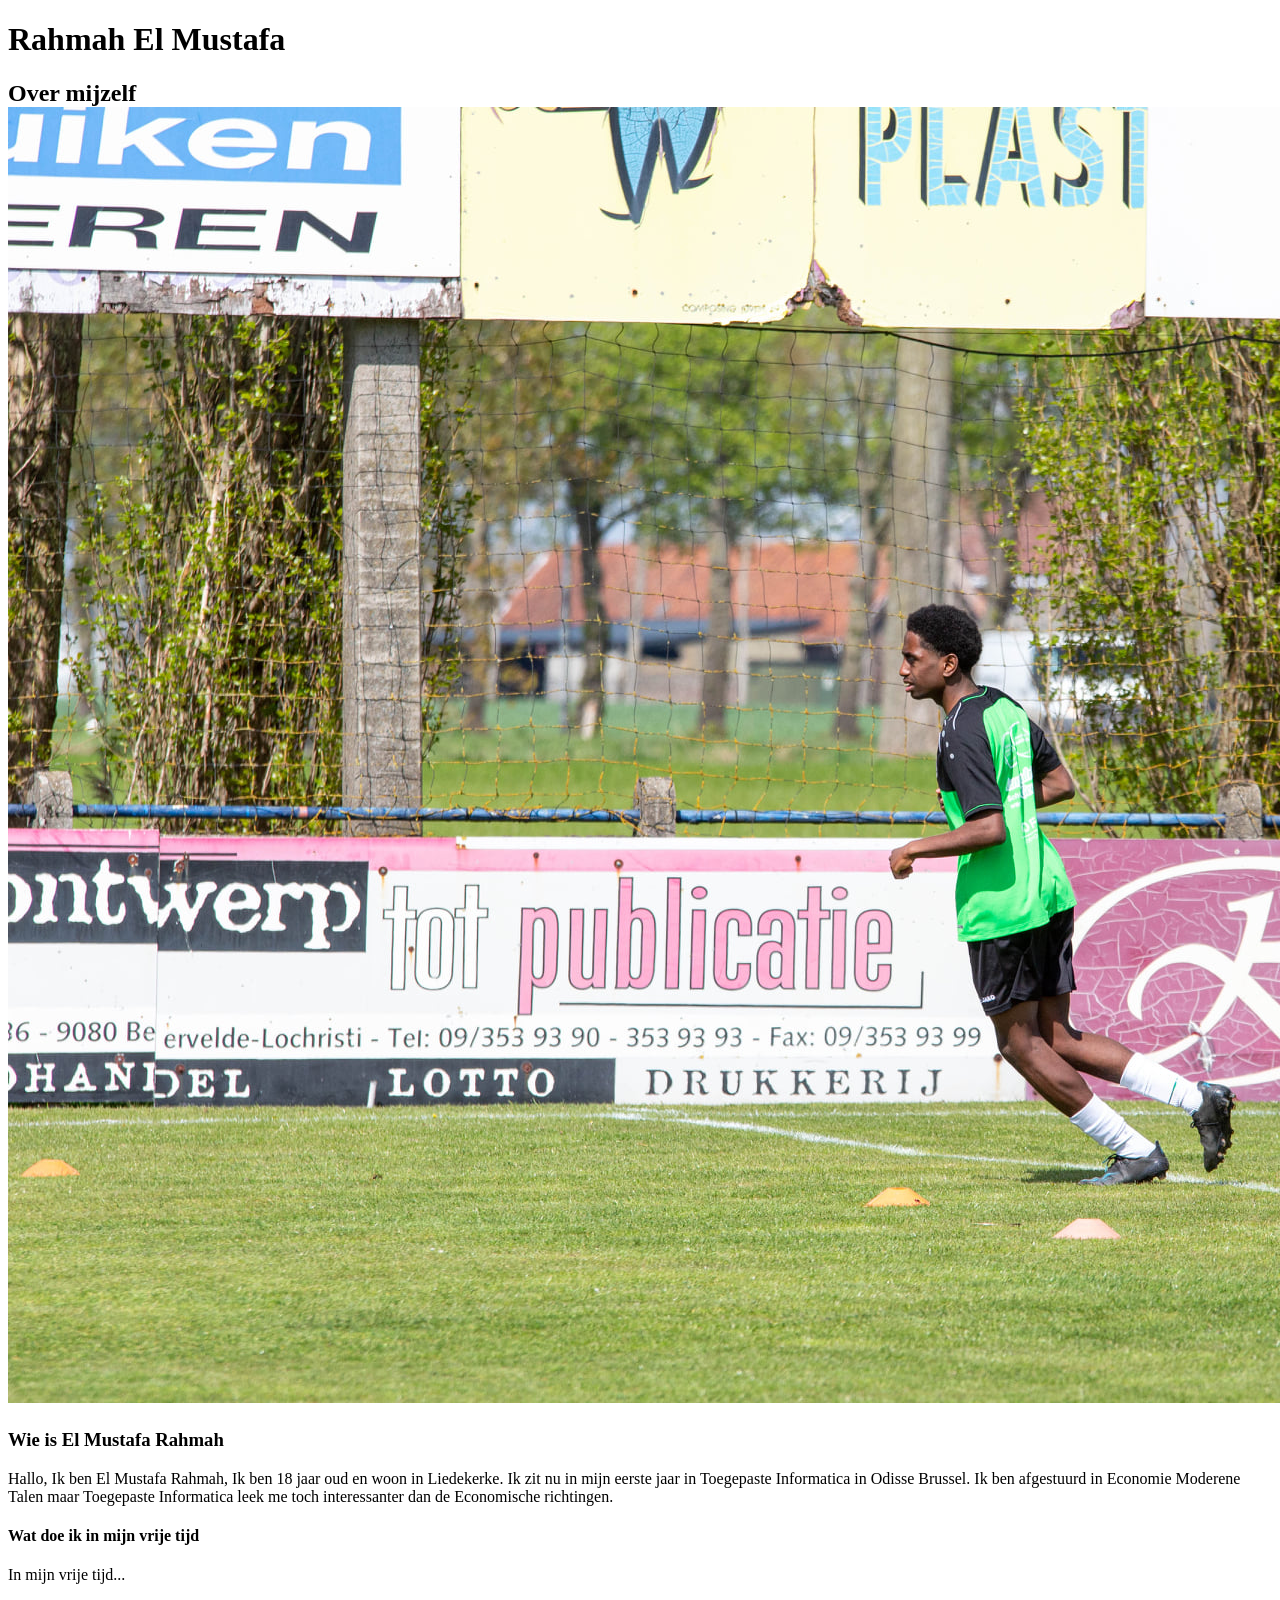
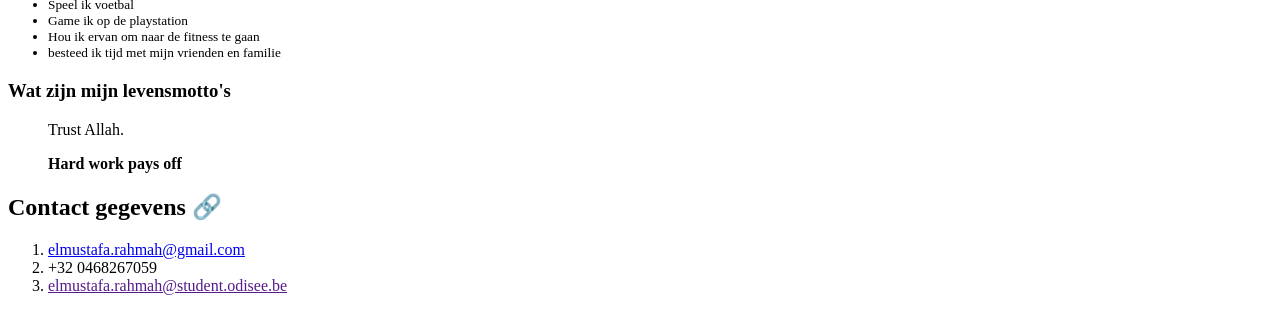
<file: index.html>
<!DOCTYPE html>
<html lang="en">

<head>
	<meta charset="UTF-8">
	<meta http-equiv="X-UA-Compatible" content="IE=edge">
	<meta name="viewport" content="width=device-width, initial-scale=1.0">
	<title>Document</title>
</head>

<body>
	<h1>Rahmah El Mustafa</h1>
	<h2>Over mijzelf
		<img src="img/voetbal foto.jpg" alt="">

<h3> Wie is El Mustafa Rahmah</h3>
<p>
	Hallo, Ik ben El Mustafa Rahmah, Ik ben 18 jaar oud en woon in Liedekerke. Ik zit nu in mijn eerste jaar in Toegepaste Informatica in Odisse Brussel. Ik ben afgestuurd in Economie Moderene Talen maar Toegepaste Informatica leek me toch interessanter dan de Economische richtingen. 
</p> 
 
<P>
	<H4>Wat doe ik in mijn vrije tijd</H4>
	In mijn vrije tijd...

	<small>
		<ul>
		<li>Speel ik voetbal</li>
		<li>Game ik op de playstation</li>
		<li>Hou ik ervan om naar de fitness te gaan</li>
		<li>besteed ik tijd met mijn vrienden en familie</li>
		</ul>
	</small>
</P>

<p>
<h3>Wat zijn mijn levensmotto's</H3>
<BLOckquote>Trust Allah.</BLOckquote><blockquote><strong>Hard work pays off</strong></blockquote>
</p>
<p>
	<H2>Contact gegevens  &#128279</H2>
	<ol>
		<li><a href="mailto:...">elmustafa.rahmah@gmail.com</a></li>
		<li>+32 0468267059</li>
		<li><a href="">elmustafa.rahmah@student.odisee.be</a></li>
		
	</ol>
</p>

</body>

</html>
</file>
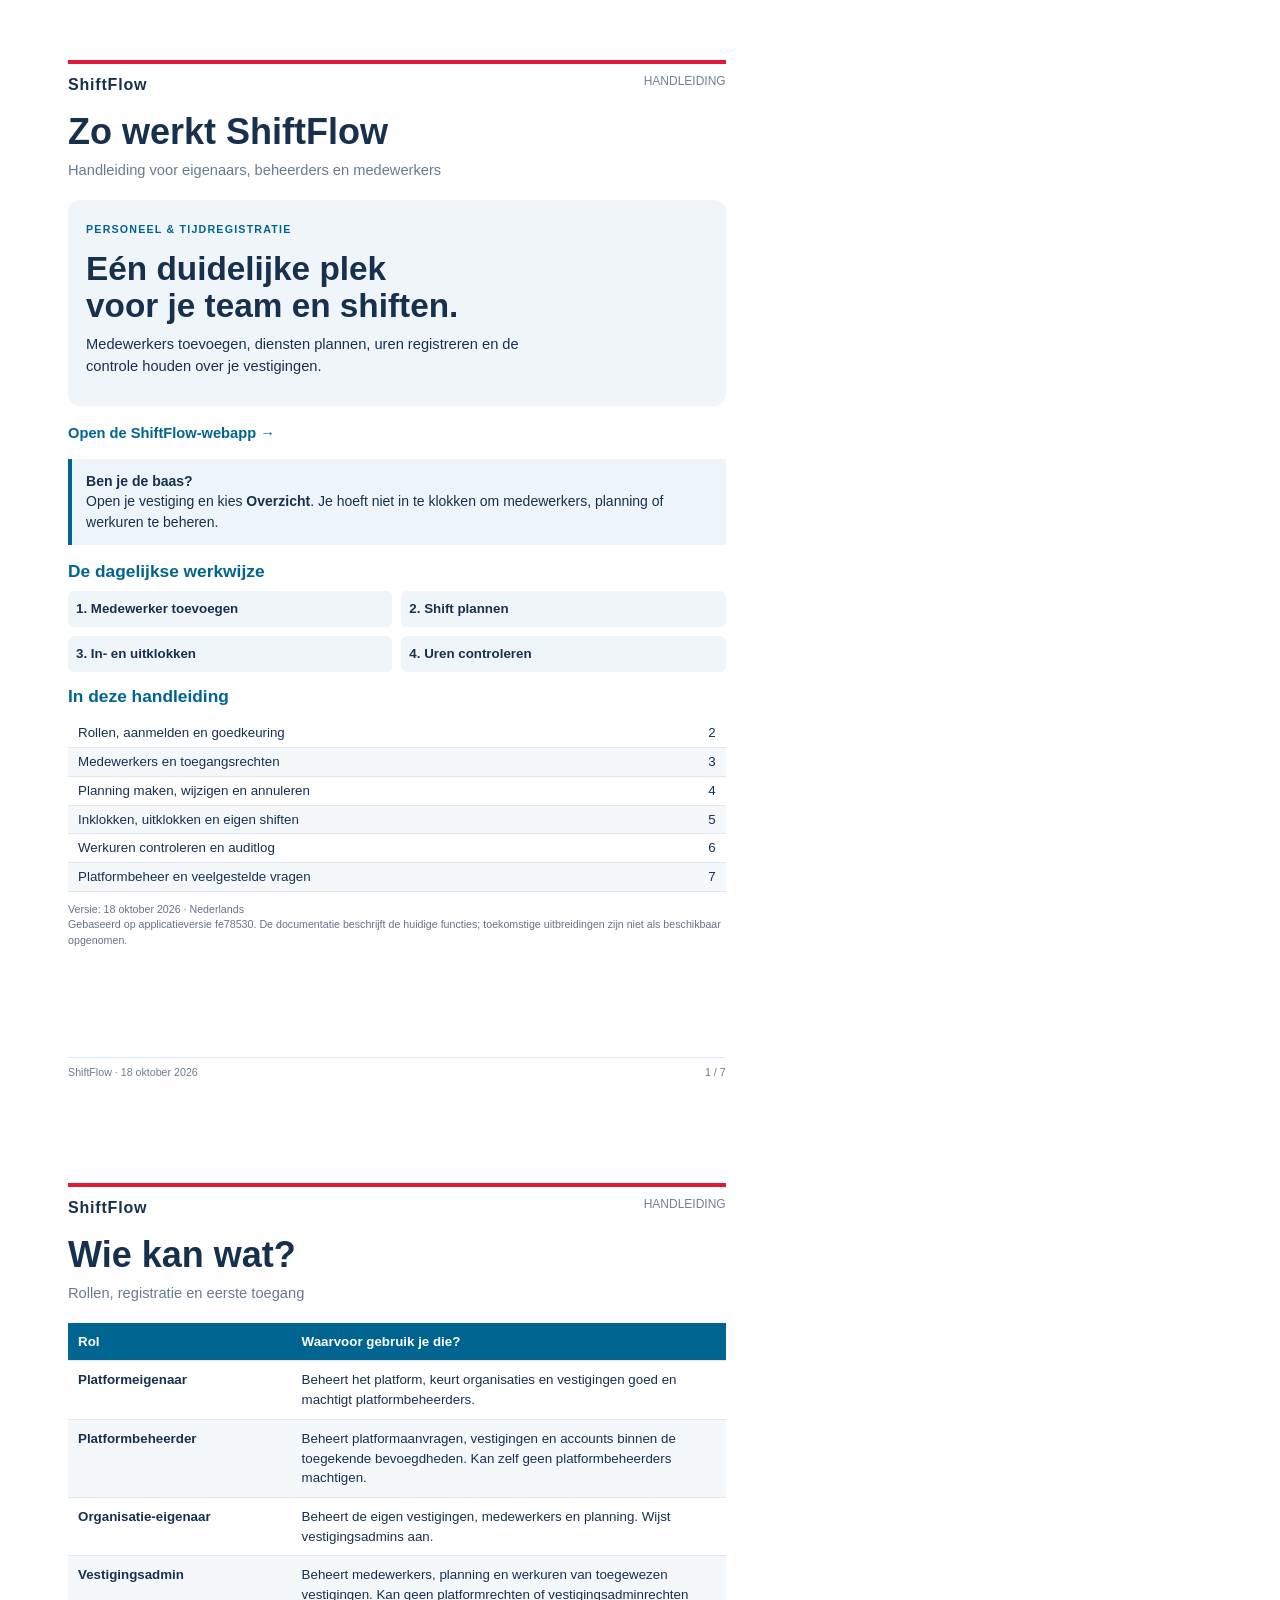
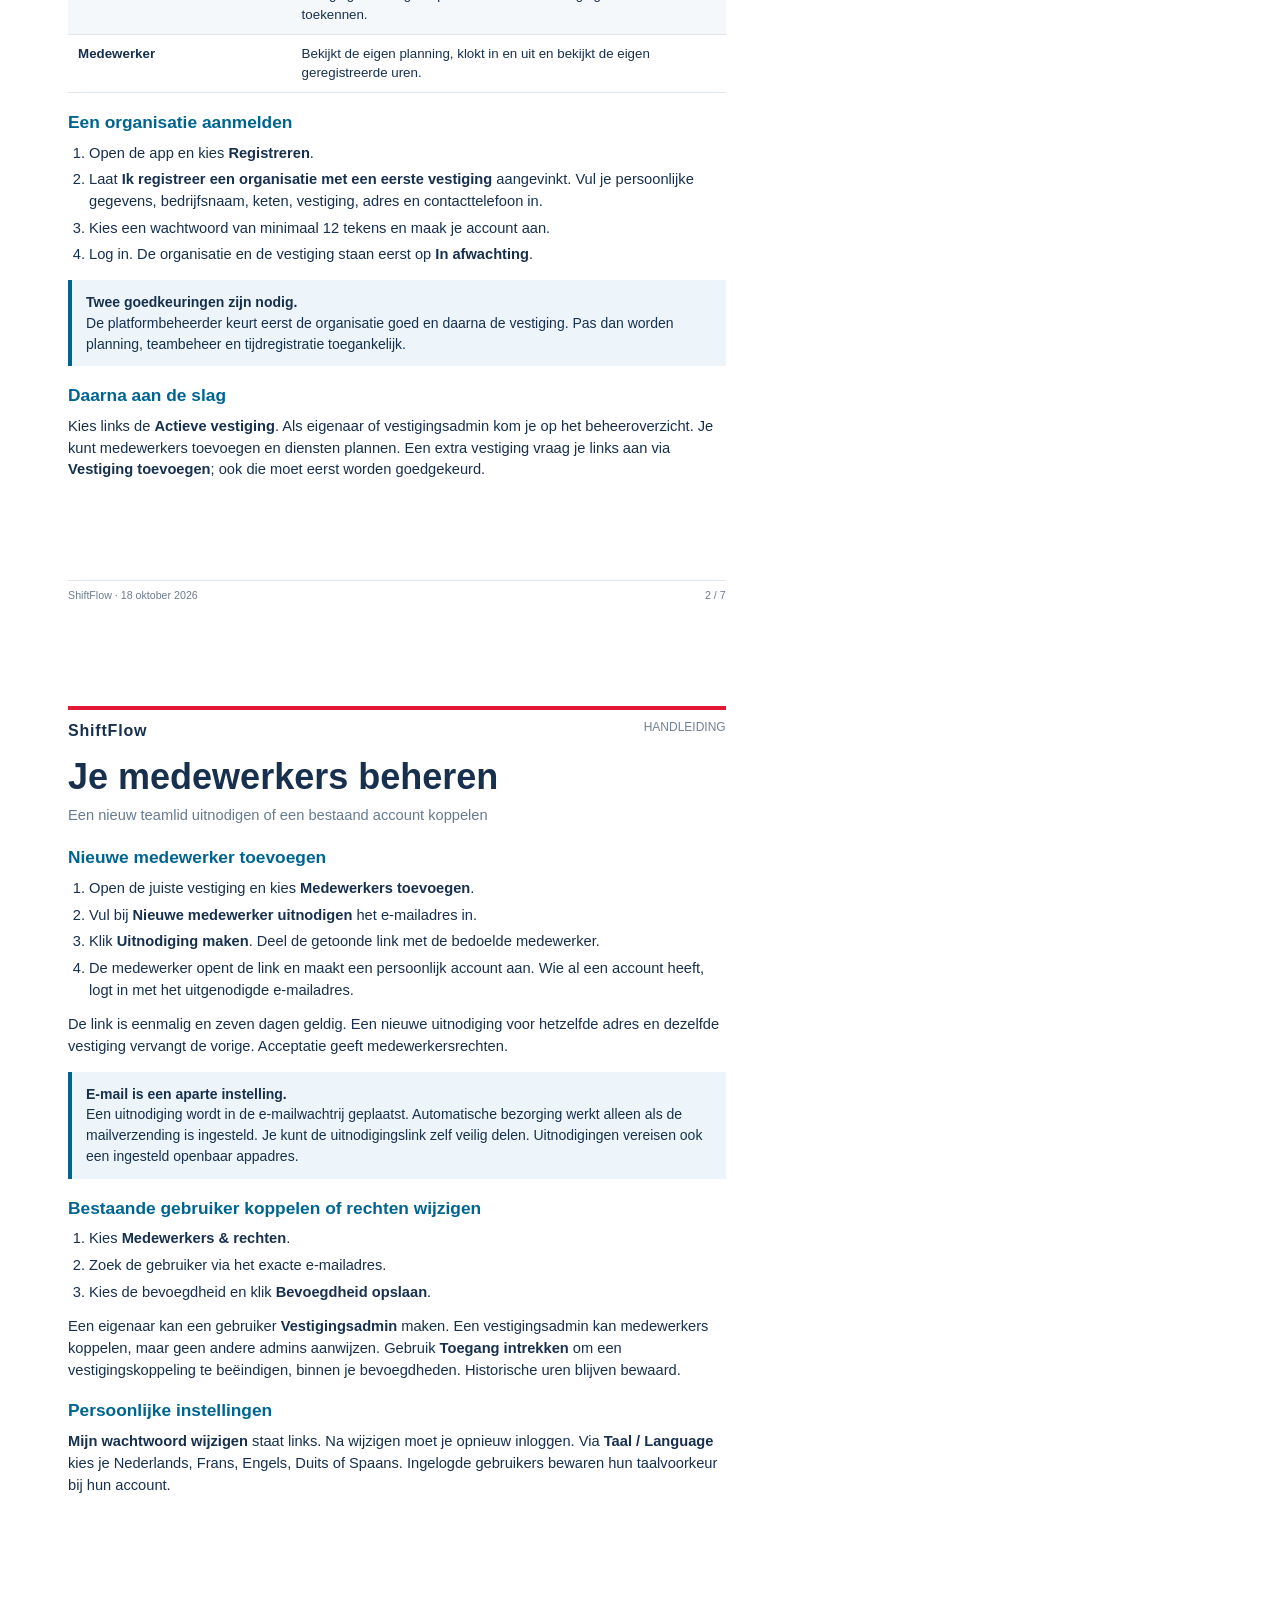
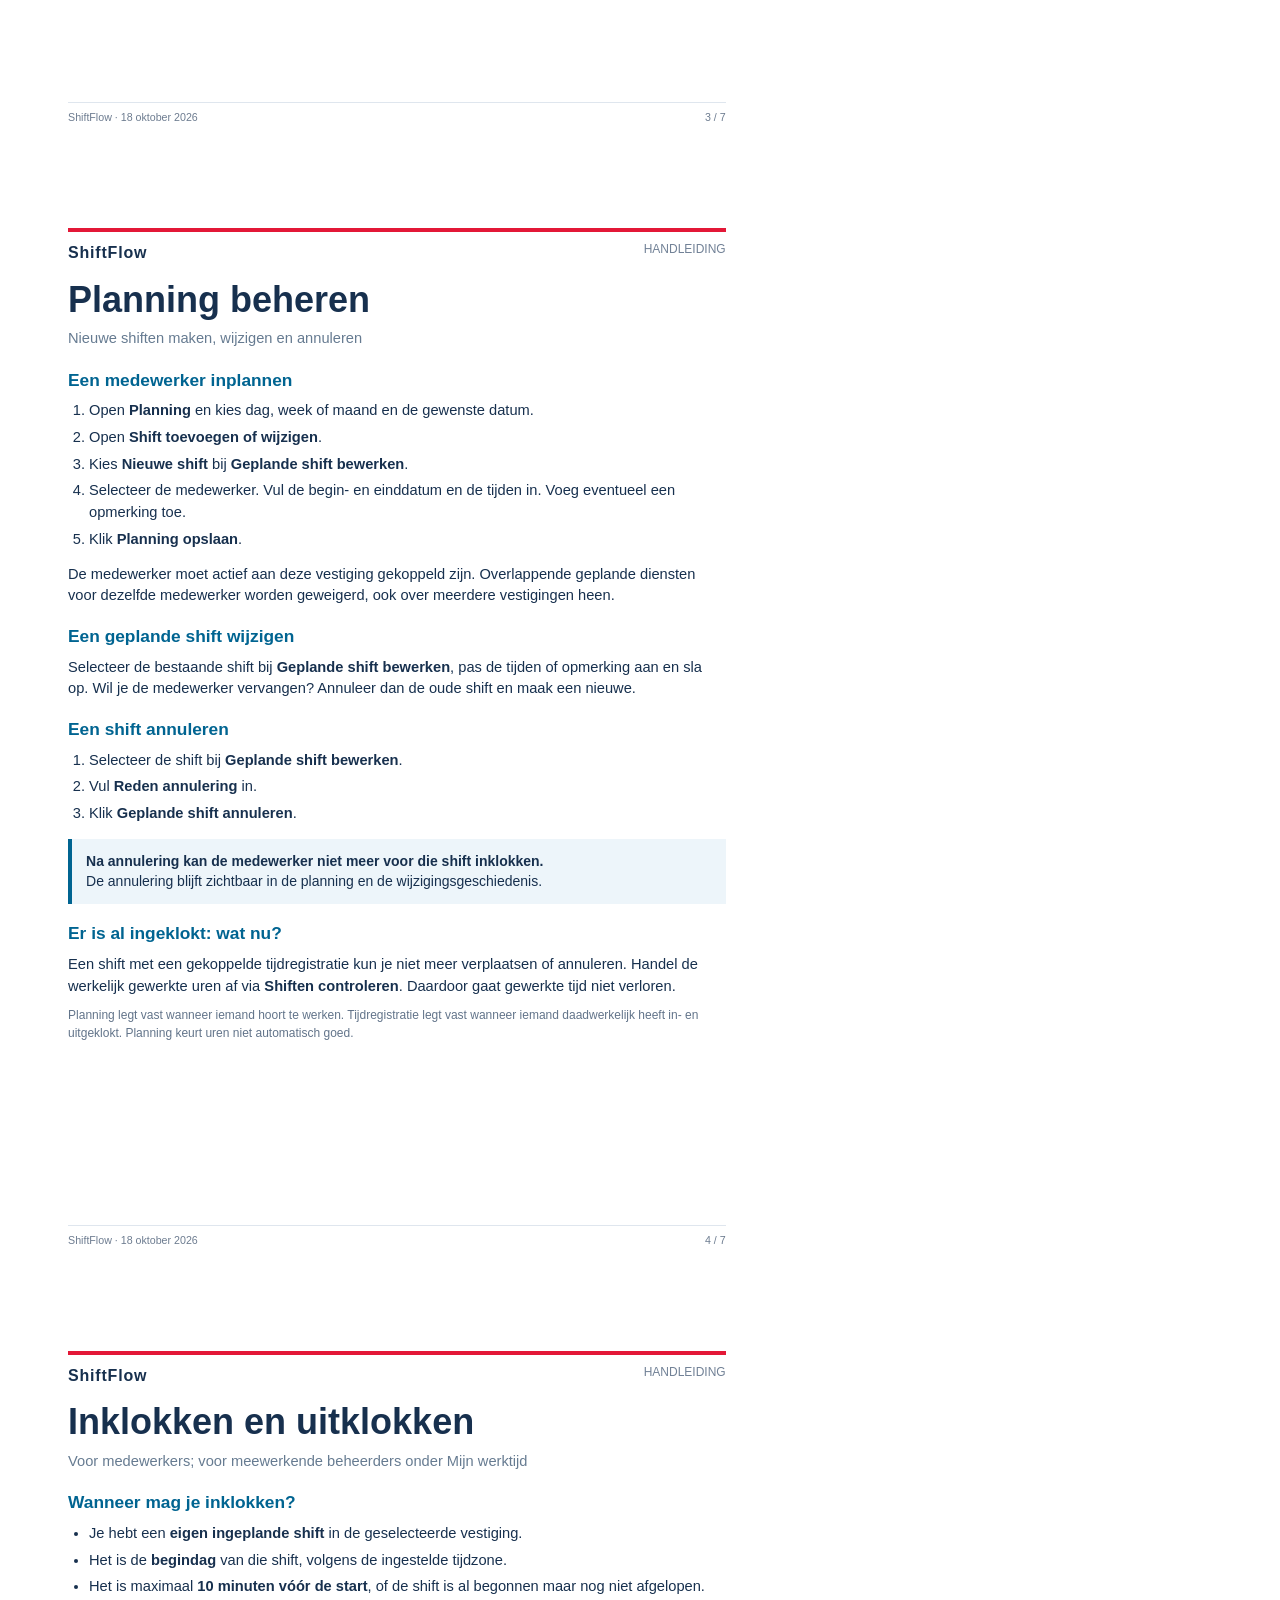
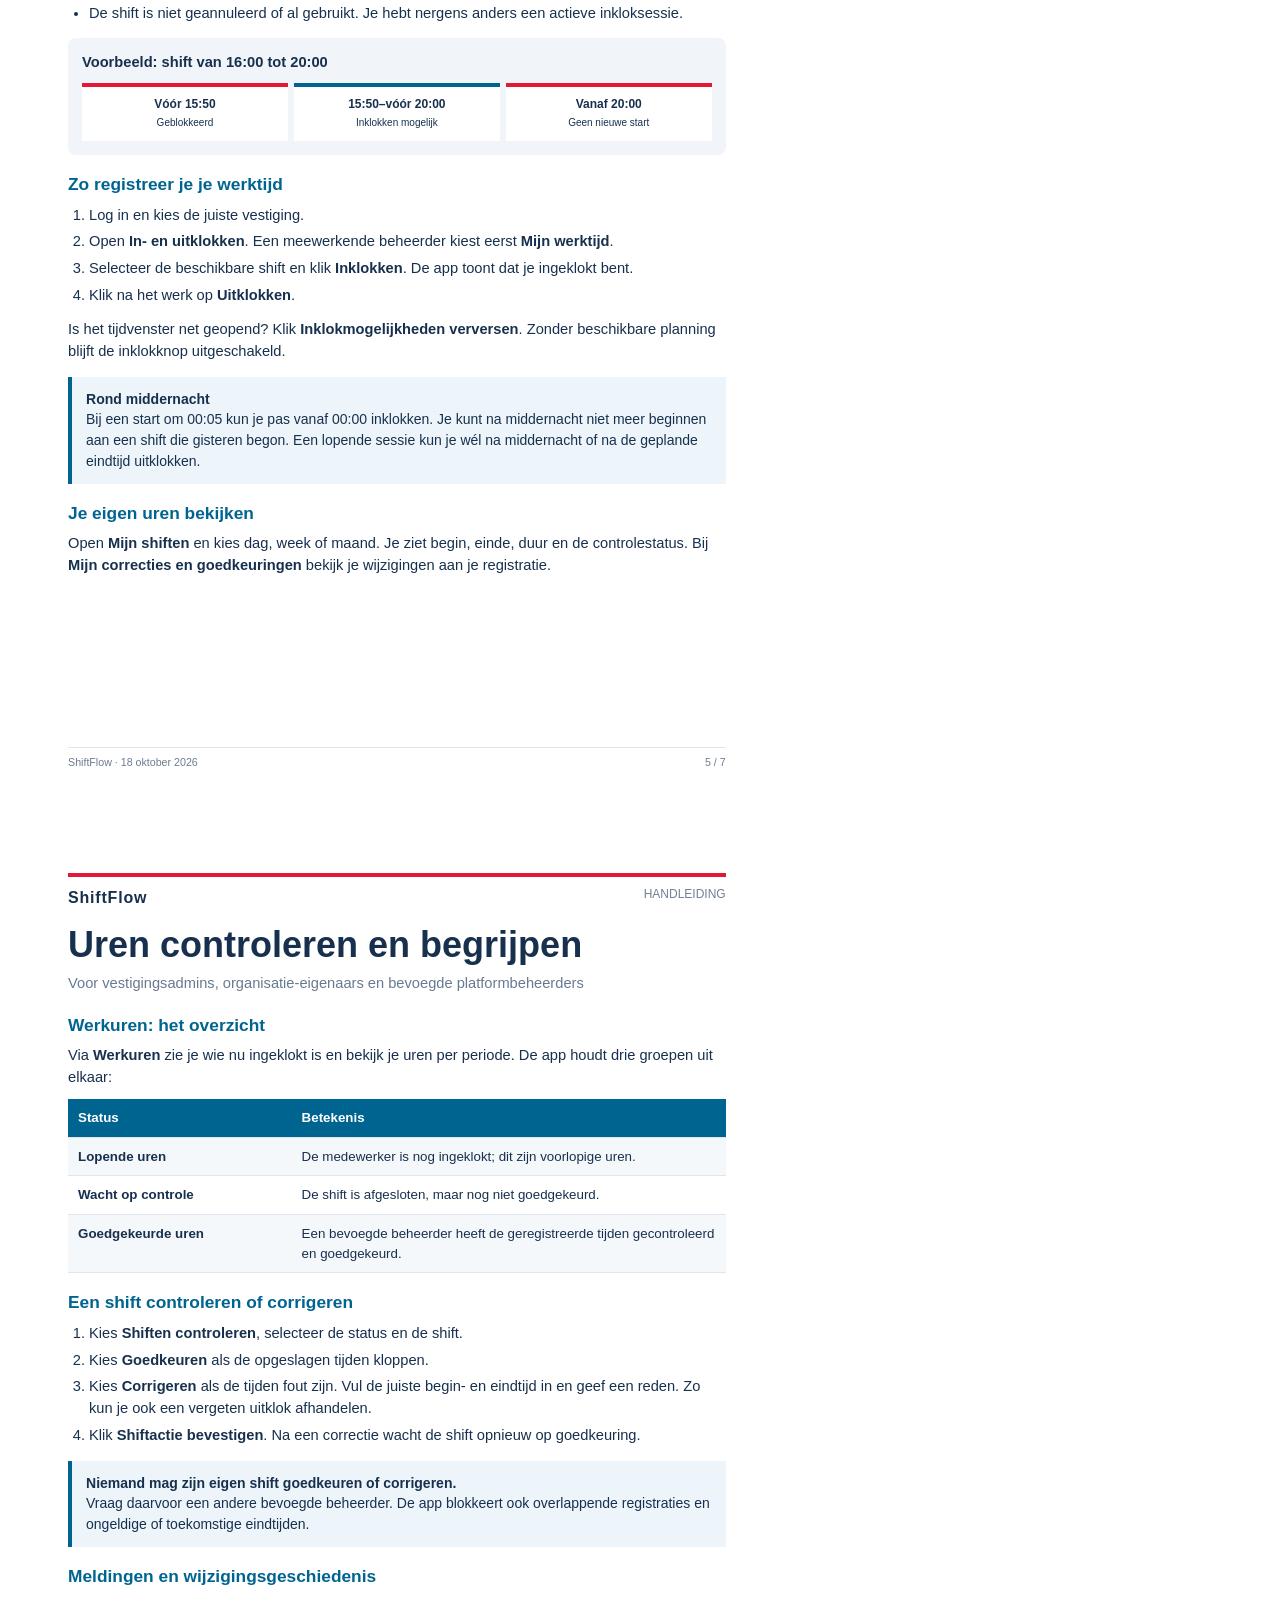
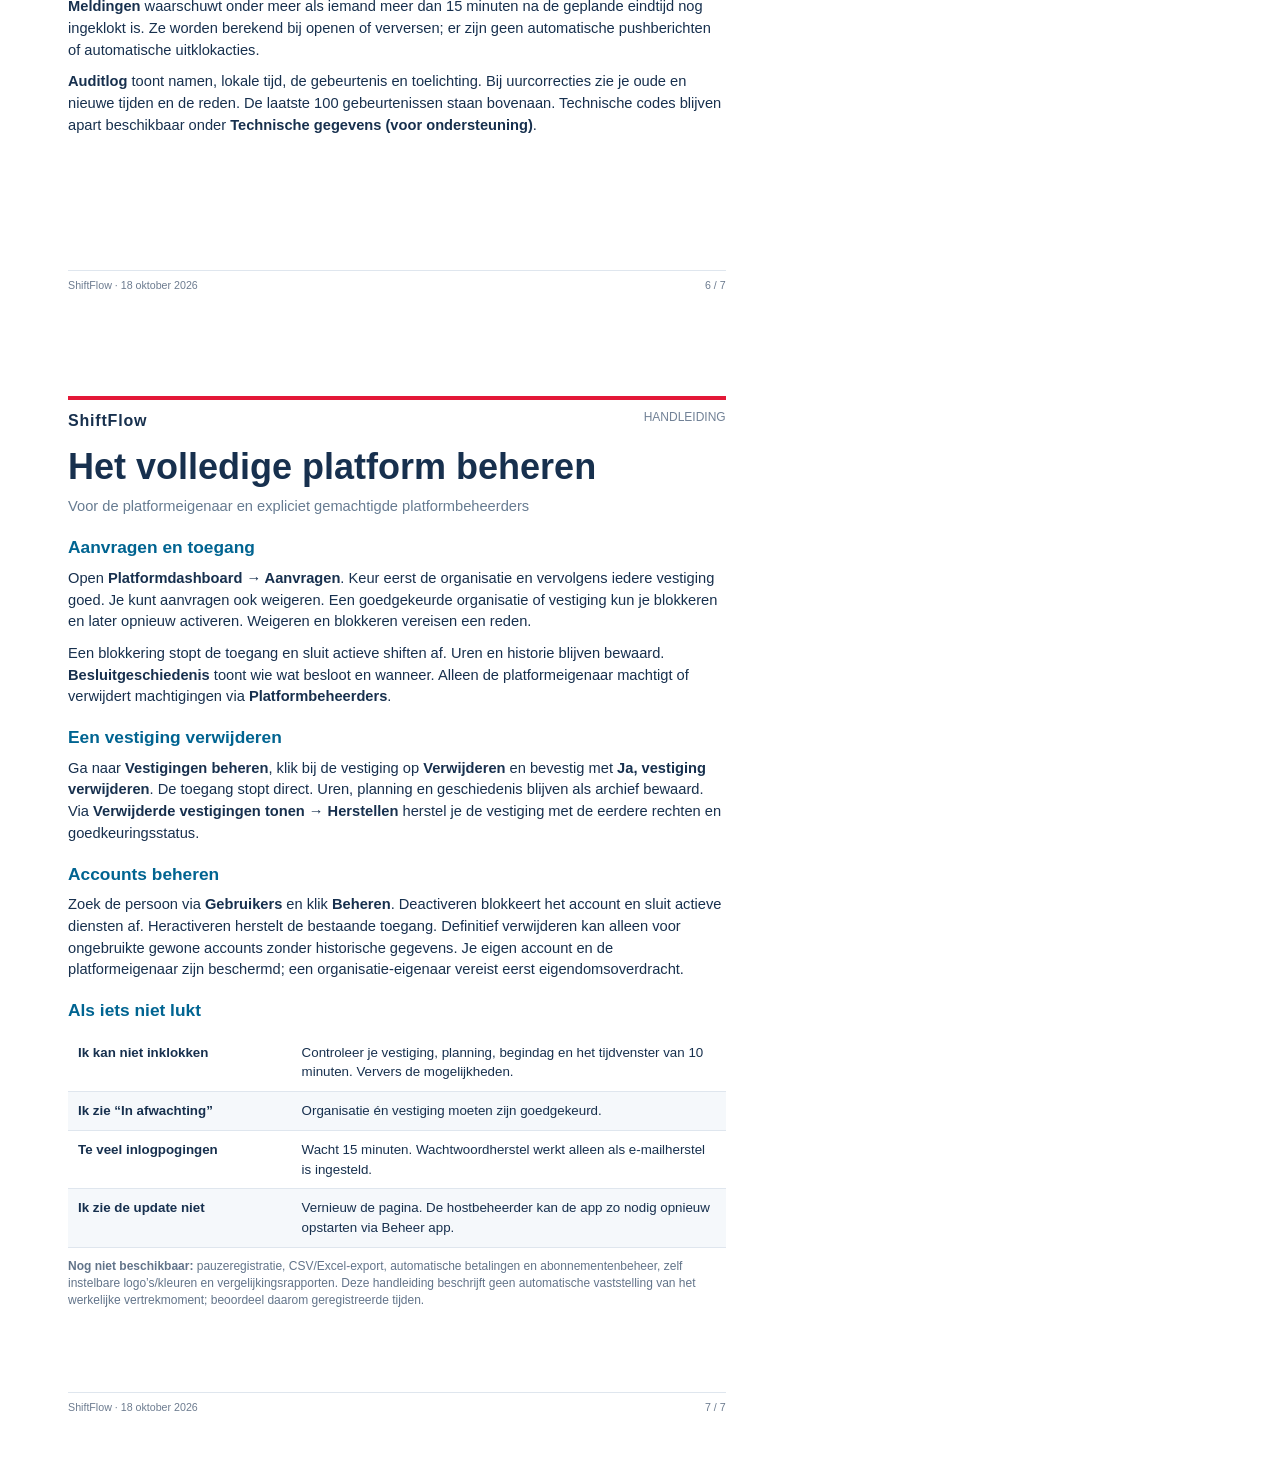
<file: docs/handleiding.html>
<!doctype html><html lang="nl"><head><meta charset="utf-8"><title>ShiftFlow — Handleiding</title><style>
@page {size:A4; margin:0} *{box-sizing:border-box} body{margin:0;color:#17304e;font:11pt/1.48 Arial,Helvetica,sans-serif;-webkit-print-color-adjust:exact;print-color-adjust:exact} .page{width:210mm;min-height:297mm;padding:16mm 18mm 21mm;position:relative;break-after:page} .page:last-child{break-after:auto}.brand{font-size:12pt;font-weight:700;letter-spacing:.8px;border-top:4px solid #e31837;padding-top:9px;margin-bottom:15px}.brand span{float:right;color:#718196;font-size:9pt;font-weight:400;letter-spacing:0} h1{font-size:27pt;line-height:1.12;margin:0 0 8px;color:#17304e} .subtitle{color:#667b91;font-size:11pt;margin:0 0 18px} h2{font-size:13pt;color:#006491;margin:17px 0 7px} p{margin:6px 0 10px} li{margin:5px 0} ul,ol{padding-left:21px;margin:7px 0 13px} table{width:100%;border-collapse:collapse;font-size:10pt;margin:10px 0} th{text-align:left;background:#006491;color:white} td,th{padding:9px 10px;vertical-align:top;border-bottom:1px solid #dfe6ee} tr:nth-child(even) td{background:#f5f8fb} td:first-child{width:34%} .callout{background:#edf5fa;border-left:4px solid #006491;padding:12px 14px;margin:14px 0;font-size:10.5pt} .small{font-size:9pt;color:#62748a;line-height:1.45} .footer{position:absolute;bottom:11mm;left:18mm;right:18mm;border-top:1px solid #dfe6ee;padding-top:7px;font-size:8pt;color:#6d7c90;display:flex;justify-content:space-between}.hero{background:#f0f5fa;border-radius:12px;padding:24px 23px;margin-top:18px}.hero h1{font-size:30pt;margin:18px 0 14px}.hero p{font-size:13pt;max-width:470px}.pill{font-size:8pt;letter-spacing:1.2px;color:#006491;font-weight:700}.app-link{display:inline-block;color:#006491;font-weight:700;text-decoration:none;margin-top:17px}.flow{display:grid;grid-template-columns:1fr 1fr;gap:9px}.flow span{background:#f0f5fa;border-radius:6px;padding:12px;font-size:10pt;font-weight:700}.example{background:#f1f5fa;padding:14px;margin:12px 0;border-radius:8px}.example>span{font-weight:700}.timeline{display:flex;margin-top:10px;gap:6px}.timeline b{flex:1;background:#fff;border-top:4px solid #006491;padding:9px 5px;font-size:9pt;text-align:center}.timeline b:first-child,.timeline b:last-child{border-color:#e31837}.timeline small{font-weight:400}
.page:first-child .hero{margin-top:10px;padding:18px}.page:first-child .hero h1{font-size:25pt;margin:10px 0}.page:first-child .hero p{font-size:11pt}.page:first-child td{padding:4px 10px}.page:first-child h2{margin-top:12px}.page:first-child .flow span{padding:8px}.page:first-child .small{font-size:8pt}.page:first-child td:first-child{width:88%}.page:first-child td:last-child{text-align:right}</style></head><body><section class="page"><div class="brand">ShiftFlow<span>HANDLEIDING</span></div><h1>Zo werkt ShiftFlow</h1><p class="subtitle">Handleiding voor eigenaars, beheerders en medewerkers</p>
<div class="hero"><span class="pill">PERSONEEL & TIJDREGISTRATIE</span><h1>Eén duidelijke plek<br>voor je team en shiften.</h1><p>Medewerkers toevoegen, diensten plannen, uren registreren en de controle houden over je vestigingen.</p></div>
<a class="app-link" href="https://nieuwe-map-3penpq2hg2eiw248bzylmh.streamlit.app">Open de ShiftFlow-webapp →</a>
<div class="callout"><b>Ben je de baas?</b><br>Open je vestiging en kies <b>Overzicht</b>. Je hoeft niet in te klokken om medewerkers, planning of werkuren te beheren.</div>
<h2>De dagelijkse werkwijze</h2>
<div class="flow"><span>1. Medewerker toevoegen</span><span>2. Shift plannen</span><span>3. In- en uitklokken</span><span>4. Uren controleren</span></div>
<h2>In deze handleiding</h2>
<table><tr><td>Rollen, aanmelden en goedkeuring</td><td>2</td></tr><tr><td>Medewerkers en toegangsrechten</td><td>3</td></tr><tr><td>Planning maken, wijzigen en annuleren</td><td>4</td></tr><tr><td>Inklokken, uitklokken en eigen shiften</td><td>5</td></tr><tr><td>Werkuren controleren en auditlog</td><td>6</td></tr><tr><td>Platformbeheer en veelgestelde vragen</td><td>7</td></tr></table>
<p class="small">Versie: 18 oktober 2026 · Nederlands<br>Gebaseerd op applicatieversie fe78530. De documentatie beschrijft de huidige functies; toekomstige uitbreidingen zijn niet als beschikbaar opgenomen.</p>
<footer class="footer"><span>ShiftFlow · 18 oktober 2026</span><span>1 / 7</span></footer></section><section class="page"><div class="brand">ShiftFlow<span>HANDLEIDING</span></div><h1>Wie kan wat?</h1><p class="subtitle">Rollen, registratie en eerste toegang</p>
<table><thead><tr><th>Rol</th><th>Waarvoor gebruik je die?</th></tr></thead><tbody>
<tr><td><b>Platformeigenaar</b></td><td>Beheert het platform, keurt organisaties en vestigingen goed en machtigt platformbeheerders.</td></tr>
<tr><td><b>Platformbeheerder</b></td><td>Beheert platformaanvragen, vestigingen en accounts binnen de toegekende bevoegdheden. Kan zelf geen platformbeheerders machtigen.</td></tr>
<tr><td><b>Organisatie-eigenaar</b></td><td>Beheert de eigen vestigingen, medewerkers en planning. Wijst vestigingsadmins aan.</td></tr>
<tr><td><b>Vestigingsadmin</b></td><td>Beheert medewerkers, planning en werkuren van toegewezen vestigingen. Kan geen platformrechten of vestigingsadminrechten toekennen.</td></tr>
<tr><td><b>Medewerker</b></td><td>Bekijkt de eigen planning, klokt in en uit en bekijkt de eigen geregistreerde uren.</td></tr></tbody></table>
<h2>Een organisatie aanmelden</h2>
<ol><li>Open de app en kies <b>Registreren</b>.</li><li>Laat <b>Ik registreer een organisatie met een eerste vestiging</b> aangevinkt. Vul je persoonlijke gegevens, bedrijfsnaam, keten, vestiging, adres en contacttelefoon in.</li><li>Kies een wachtwoord van minimaal 12 tekens en maak je account aan.</li><li>Log in. De organisatie en de vestiging staan eerst op <b>In afwachting</b>.</li></ol>
<div class="callout"><b>Twee goedkeuringen zijn nodig.</b><br>De platformbeheerder keurt eerst de organisatie goed en daarna de vestiging. Pas dan worden planning, teambeheer en tijdregistratie toegankelijk.</div>
<h2>Daarna aan de slag</h2>
<p>Kies links de <b>Actieve vestiging</b>. Als eigenaar of vestigingsadmin kom je op het beheeroverzicht. Je kunt medewerkers toevoegen en diensten plannen. Een extra vestiging vraag je links aan via <b>Vestiging toevoegen</b>; ook die moet eerst worden goedgekeurd.</p>
<footer class="footer"><span>ShiftFlow · 18 oktober 2026</span><span>2 / 7</span></footer></section><section class="page"><div class="brand">ShiftFlow<span>HANDLEIDING</span></div><h1>Je medewerkers beheren</h1><p class="subtitle">Een nieuw teamlid uitnodigen of een bestaand account koppelen</p>
<h2>Nieuwe medewerker toevoegen</h2>
<ol><li>Open de juiste vestiging en kies <b>Medewerkers toevoegen</b>.</li><li>Vul bij <b>Nieuwe medewerker uitnodigen</b> het e-mailadres in.</li><li>Klik <b>Uitnodiging maken</b>. Deel de getoonde link met de bedoelde medewerker.</li><li>De medewerker opent de link en maakt een persoonlijk account aan. Wie al een account heeft, logt in met het uitgenodigde e-mailadres.</li></ol>
<p>De link is eenmalig en zeven dagen geldig. Een nieuwe uitnodiging voor hetzelfde adres en dezelfde vestiging vervangt de vorige. Acceptatie geeft medewerkersrechten.</p>
<div class="callout"><b>E-mail is een aparte instelling.</b><br>Een uitnodiging wordt in de e-mailwachtrij geplaatst. Automatische bezorging werkt alleen als de mailverzending is ingesteld. Je kunt de uitnodigingslink zelf veilig delen. Uitnodigingen vereisen ook een ingesteld openbaar appadres.</div>
<h2>Bestaande gebruiker koppelen of rechten wijzigen</h2>
<ol><li>Kies <b>Medewerkers & rechten</b>.</li><li>Zoek de gebruiker via het exacte e-mailadres.</li><li>Kies de bevoegdheid en klik <b>Bevoegdheid opslaan</b>.</li></ol>
<p>Een eigenaar kan een gebruiker <b>Vestigingsadmin</b> maken. Een vestigingsadmin kan medewerkers koppelen, maar geen andere admins aanwijzen. Gebruik <b>Toegang intrekken</b> om een vestigingskoppeling te beëindigen, binnen je bevoegdheden. Historische uren blijven bewaard.</p>
<h2>Persoonlijke instellingen</h2>
<p><b>Mijn wachtwoord wijzigen</b> staat links. Na wijzigen moet je opnieuw inloggen. Via <b>Taal / Language</b> kies je Nederlands, Frans, Engels, Duits of Spaans. Ingelogde gebruikers bewaren hun taalvoorkeur bij hun account.</p>
<footer class="footer"><span>ShiftFlow · 18 oktober 2026</span><span>3 / 7</span></footer></section><section class="page"><div class="brand">ShiftFlow<span>HANDLEIDING</span></div><h1>Planning beheren</h1><p class="subtitle">Nieuwe shiften maken, wijzigen en annuleren</p>
<h2>Een medewerker inplannen</h2>
<ol><li>Open <b>Planning</b> en kies dag, week of maand en de gewenste datum.</li><li>Open <b>Shift toevoegen of wijzigen</b>.</li><li>Kies <b>Nieuwe shift</b> bij <b>Geplande shift bewerken</b>.</li><li>Selecteer de medewerker. Vul de begin- en einddatum en de tijden in. Voeg eventueel een opmerking toe.</li><li>Klik <b>Planning opslaan</b>.</li></ol>
<p>De medewerker moet actief aan deze vestiging gekoppeld zijn. Overlappende geplande diensten voor dezelfde medewerker worden geweigerd, ook over meerdere vestigingen heen.</p>
<h2>Een geplande shift wijzigen</h2>
<p>Selecteer de bestaande shift bij <b>Geplande shift bewerken</b>, pas de tijden of opmerking aan en sla op. Wil je de medewerker vervangen? Annuleer dan de oude shift en maak een nieuwe.</p>
<h2>Een shift annuleren</h2>
<ol><li>Selecteer de shift bij <b>Geplande shift bewerken</b>.</li><li>Vul <b>Reden annulering</b> in.</li><li>Klik <b>Geplande shift annuleren</b>.</li></ol>
<div class="callout"><b>Na annulering kan de medewerker niet meer voor die shift inklokken.</b><br>De annulering blijft zichtbaar in de planning en de wijzigingsgeschiedenis.</div>
<h2>Er is al ingeklokt: wat nu?</h2>
<p>Een shift met een gekoppelde tijdregistratie kun je niet meer verplaatsen of annuleren. Handel de werkelijk gewerkte uren af via <b>Shiften controleren</b>. Daardoor gaat gewerkte tijd niet verloren.</p>
<p class="small">Planning legt vast wanneer iemand hoort te werken. Tijdregistratie legt vast wanneer iemand daadwerkelijk heeft in- en uitgeklokt. Planning keurt uren niet automatisch goed.</p>
<footer class="footer"><span>ShiftFlow · 18 oktober 2026</span><span>4 / 7</span></footer></section><section class="page"><div class="brand">ShiftFlow<span>HANDLEIDING</span></div><h1>Inklokken en uitklokken</h1><p class="subtitle">Voor medewerkers; voor meewerkende beheerders onder Mijn werktijd</p>
<h2>Wanneer mag je inklokken?</h2>
<ul><li>Je hebt een <b>eigen ingeplande shift</b> in de geselecteerde vestiging.</li><li>Het is de <b>begindag</b> van die shift, volgens de ingestelde tijdzone.</li><li>Het is maximaal <b>10 minuten vóór de start</b>, of de shift is al begonnen maar nog niet afgelopen.</li><li>De shift is niet geannuleerd of al gebruikt. Je hebt nergens anders een actieve inkloksessie.</li></ul>
<div class="example"><span>Voorbeeld: shift van 16:00 tot 20:00</span><div class="timeline"><b>Vóór 15:50<br><small>Geblokkeerd</small></b><b>15:50–vóór 20:00<br><small>Inklokken mogelijk</small></b><b>Vanaf 20:00<br><small>Geen nieuwe start</small></b></div></div>
<h2>Zo registreer je je werktijd</h2>
<ol><li>Log in en kies de juiste vestiging.</li><li>Open <b>In- en uitklokken</b>. Een meewerkende beheerder kiest eerst <b>Mijn werktijd</b>.</li><li>Selecteer de beschikbare shift en klik <b>Inklokken</b>. De app toont dat je ingeklokt bent.</li><li>Klik na het werk op <b>Uitklokken</b>.</li></ol>
<p>Is het tijdvenster net geopend? Klik <b>Inklokmogelijkheden verversen</b>. Zonder beschikbare planning blijft de inklokknop uitgeschakeld.</p>
<div class="callout"><b>Rond middernacht</b><br>Bij een start om 00:05 kun je pas vanaf 00:00 inklokken. Je kunt na middernacht niet meer beginnen aan een shift die gisteren begon. Een lopende sessie kun je wél na middernacht of na de geplande eindtijd uitklokken.</div>
<h2>Je eigen uren bekijken</h2>
<p>Open <b>Mijn shiften</b> en kies dag, week of maand. Je ziet begin, einde, duur en de controlestatus. Bij <b>Mijn correcties en goedkeuringen</b> bekijk je wijzigingen aan je registratie.</p>
<footer class="footer"><span>ShiftFlow · 18 oktober 2026</span><span>5 / 7</span></footer></section><section class="page"><div class="brand">ShiftFlow<span>HANDLEIDING</span></div><h1>Uren controleren en begrijpen</h1><p class="subtitle">Voor vestigingsadmins, organisatie-eigenaars en bevoegde platformbeheerders</p>
<h2>Werkuren: het overzicht</h2>
<p>Via <b>Werkuren</b> zie je wie nu ingeklokt is en bekijk je uren per periode. De app houdt drie groepen uit elkaar:</p>
<table><tr><th>Status</th><th>Betekenis</th></tr><tr><td><b>Lopende uren</b></td><td>De medewerker is nog ingeklokt; dit zijn voorlopige uren.</td></tr><tr><td><b>Wacht op controle</b></td><td>De shift is afgesloten, maar nog niet goedgekeurd.</td></tr><tr><td><b>Goedgekeurde uren</b></td><td>Een bevoegde beheerder heeft de geregistreerde tijden gecontroleerd en goedgekeurd.</td></tr></table>
<h2>Een shift controleren of corrigeren</h2>
<ol><li>Kies <b>Shiften controleren</b>, selecteer de status en de shift.</li><li>Kies <b>Goedkeuren</b> als de opgeslagen tijden kloppen.</li><li>Kies <b>Corrigeren</b> als de tijden fout zijn. Vul de juiste begin- en eindtijd in en geef een reden. Zo kun je ook een vergeten uitklok afhandelen.</li><li>Klik <b>Shiftactie bevestigen</b>. Na een correctie wacht de shift opnieuw op goedkeuring.</li></ol>
<div class="callout"><b>Niemand mag zijn eigen shift goedkeuren of corrigeren.</b><br>Vraag daarvoor een andere bevoegde beheerder. De app blokkeert ook overlappende registraties en ongeldige of toekomstige eindtijden.</div>
<h2>Meldingen en wijzigingsgeschiedenis</h2>
<p><b>Meldingen</b> waarschuwt onder meer als iemand meer dan 15 minuten na de geplande eindtijd nog ingeklokt is. Ze worden berekend bij openen of verversen; er zijn geen automatische pushberichten of automatische uitklokacties.</p>
<p><b>Auditlog</b> toont namen, lokale tijd, de gebeurtenis en toelichting. Bij uurcorrecties zie je oude en nieuwe tijden en de reden. De laatste 100 gebeurtenissen staan bovenaan. Technische codes blijven apart beschikbaar onder <b>Technische gegevens (voor ondersteuning)</b>.</p>
<footer class="footer"><span>ShiftFlow · 18 oktober 2026</span><span>6 / 7</span></footer></section><section class="page"><div class="brand">ShiftFlow<span>HANDLEIDING</span></div><h1>Het volledige platform beheren</h1><p class="subtitle">Voor de platformeigenaar en expliciet gemachtigde platformbeheerders</p>
<h2>Aanvragen en toegang</h2>
<p>Open <b>Platformdashboard → Aanvragen</b>. Keur eerst de organisatie en vervolgens iedere vestiging goed. Je kunt aanvragen ook weigeren. Een goedgekeurde organisatie of vestiging kun je blokkeren en later opnieuw activeren. Weigeren en blokkeren vereisen een reden.</p>
<p>Een blokkering stopt de toegang en sluit actieve shiften af. Uren en historie blijven bewaard. <b>Besluitgeschiedenis</b> toont wie wat besloot en wanneer. Alleen de platformeigenaar machtigt of verwijdert machtigingen via <b>Platformbeheerders</b>.</p>
<h2>Een vestiging verwijderen</h2>
<p>Ga naar <b>Vestigingen beheren</b>, klik bij de vestiging op <b>Verwijderen</b> en bevestig met <b>Ja, vestiging verwijderen</b>. De toegang stopt direct. Uren, planning en geschiedenis blijven als archief bewaard. Via <b>Verwijderde vestigingen tonen → Herstellen</b> herstel je de vestiging met de eerdere rechten en goedkeuringsstatus.</p>
<h2>Accounts beheren</h2>
<p>Zoek de persoon via <b>Gebruikers</b> en klik <b>Beheren</b>. Deactiveren blokkeert het account en sluit actieve diensten af. Heractiveren herstelt de bestaande toegang. Definitief verwijderen kan alleen voor ongebruikte gewone accounts zonder historische gegevens. Je eigen account en de platformeigenaar zijn beschermd; een organisatie-eigenaar vereist eerst eigendomsoverdracht.</p>
<h2>Als iets niet lukt</h2>
<table><tr><td><b>Ik kan niet inklokken</b></td><td>Controleer je vestiging, planning, begindag en het tijdvenster van 10 minuten. Ververs de mogelijkheden.</td></tr><tr><td><b>Ik zie “In afwachting”</b></td><td>Organisatie én vestiging moeten zijn goedgekeurd.</td></tr><tr><td><b>Te veel inlogpogingen</b></td><td>Wacht 15 minuten. Wachtwoordherstel werkt alleen als e-mailherstel is ingesteld.</td></tr><tr><td><b>Ik zie de update niet</b></td><td>Vernieuw de pagina. De hostbeheerder kan de app zo nodig opnieuw opstarten via Beheer app.</td></tr></table>
<p class="small"><b>Nog niet beschikbaar:</b> pauzeregistratie, CSV/Excel-export, automatische betalingen en abonnementenbeheer, zelf instelbare logo’s/kleuren en vergelijkingsrapporten. Deze handleiding beschrijft geen automatische vaststelling van het werkelijke vertrekmoment; beoordeel daarom geregistreerde tijden.</p>
<footer class="footer"><span>ShiftFlow · 18 oktober 2026</span><span>7 / 7</span></footer></section></body></html>
</file>
